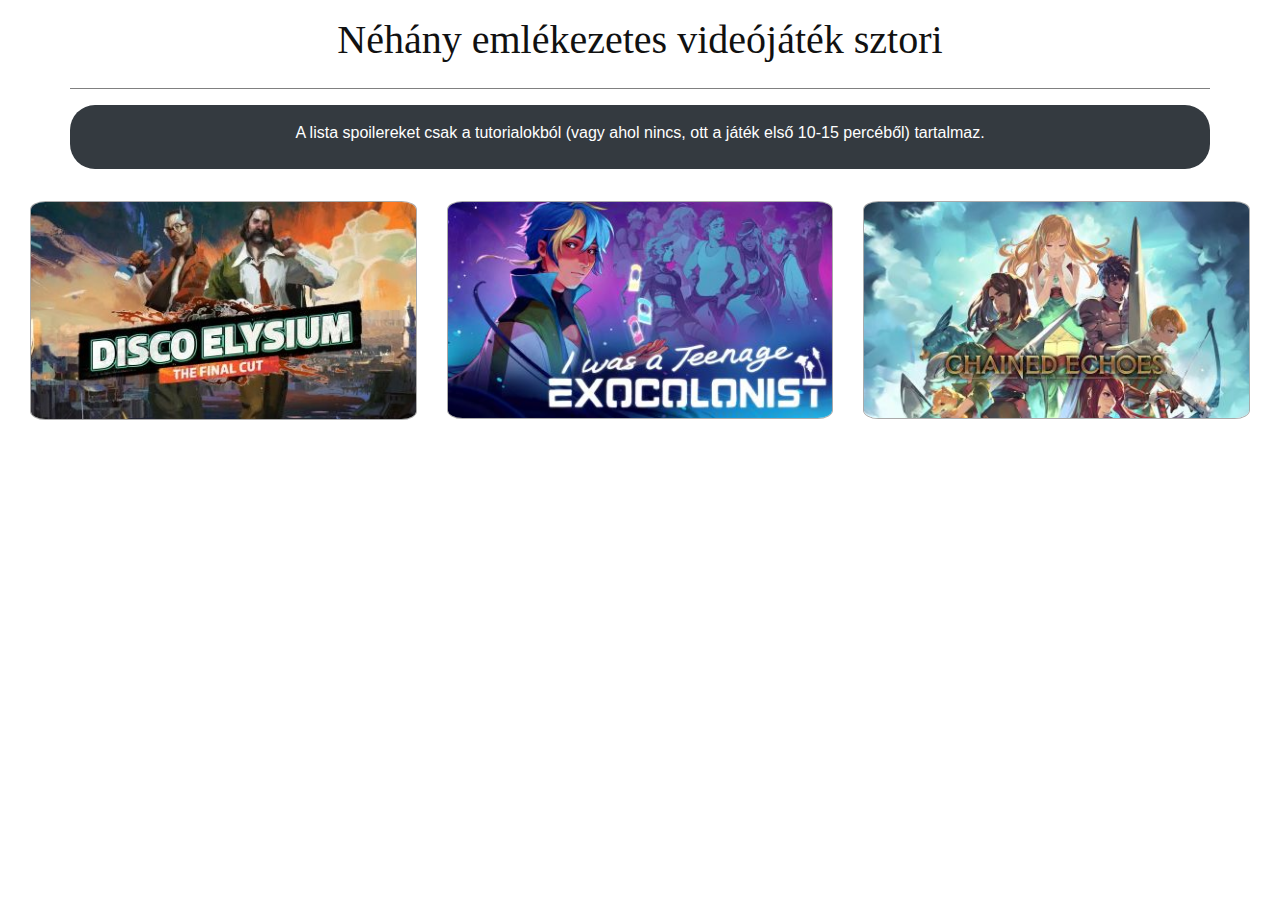
<file: index.html>
<!DOCTYPE html>
<html>

<head>
    <link rel="icon" href="assets/favicon.jpg">
    <meta charset="utf-8">
    <meta name="viewport" content="width=device-width, initial-scale=1">
    <title>Videójáték sztorik</title>
    <link rel="stylesheet" href="css/style.css">
    <link rel="stylesheet" href="https://stackpath.bootstrapcdn.com/bootstrap/4.3.1/css/bootstrap.min.css"
        integrity="sha384-ggOyR0iXCbMQv3Xipma34MD+dH/1fQ784/j6cY/iJTQUOhcWr7x9JvoRxT2MZw1T" crossorigin="anonymous">
    <script src="https://code.jquery.com/jquery-3.3.1.slim.min.js"
        integrity="sha384-q8i/X+965DzO0rT7abK41JStQIAqVgRVzpbzo5smXKp4YfRvH+8abtTE1Pi6jizo"
        crossorigin="anonymous"></script>
    <script src="https://cdnjs.cloudflare.com/ajax/libs/popper.js/1.14.7/umd/popper.min.js"
        integrity="sha384-UO2eT0CpHqdSJQ6hJty5KVphtPhzWj9WO1clHTMGa3JDZwrnQq4sF86dIHNDz0W1"
        crossorigin="anonymous"></script>
    <script src="https://stackpath.bootstrapcdn.com/bootstrap/4.3.1/js/bootstrap.min.js"
        integrity="sha384-JjSmVgyd0p3pXB1rRibZUAYoIIy6OrQ6VrjIEaFf/nJGzIxFDsf4x0xIM+B07jRM"
        crossorigin="anonymous"></script>

</head>

<body>
    <a href=. class="nounderline">
        <div class="container text-center game-description" id="main-title">
            <h1>Néhány emlékezetes videójáték sztori</h1>
        </div>
    </a>

   

    <div class="container pt-3 px-3 pb-2 my-3 bg-dark text-white text-center " id="note">
        <p>A lista spoilereket csak a tutorialokból (vagy ahol nincs,
            ott a játék első 10-15 percéből) tartalmaz.</p>
    </div>

    <div class="container-fluid">
        <div class="row" background-color="a9a9a9">
            <div class="col-sm-12 col-lg-6 col-xl-4 col-xxl-3 py-3">
                <div class="d-flex justify-content-center">
                    <a href="DiscoElysium"><img src="assets/DiscoElysiumIcon.jpg" class="img-fluid game-icon"></a>
                </div>
            </div>
            <div class="col-sm-12 col-lg-6 col-xl-4 col-xxl-3 my-3">
                <div class="d-flex justify-content-center">
                    <a href="IWasATeenageExocolonist"><img src="assets/IWasATeenageExocolonistIcon.jpg"
                            class="img-fluid game-icon"></a>
                </div>
            </div>
            <div class="col-sm-12 col-lg-6 col-xl-4 col-xxl-3 my-3">
                <div class="d-flex justify-content-center">
                    <a href="ChainedEchoes"><img src="assets/ChainedEchoesIcon.jpg"
                            class="img-fluid game-icon"></img></a>
                </div>
            </div>
    </div></div>
</body>

</html>
</file>
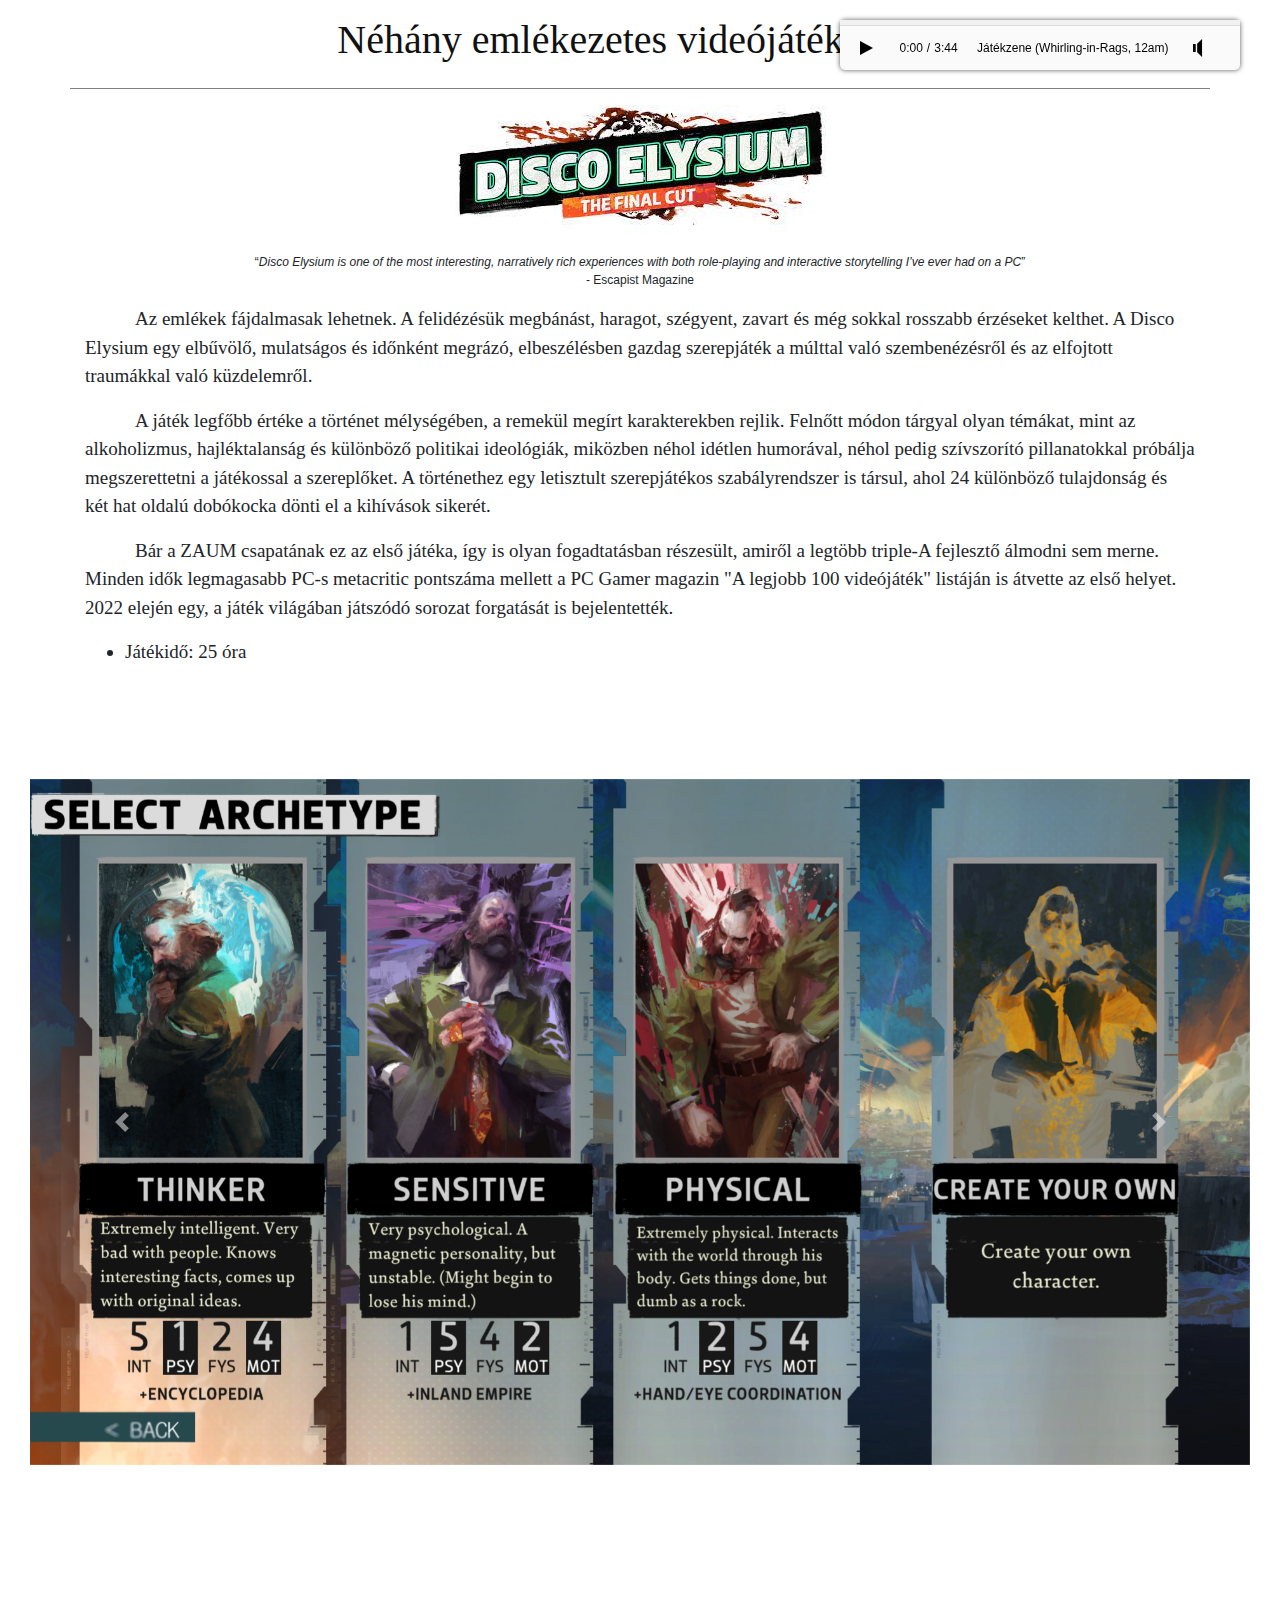
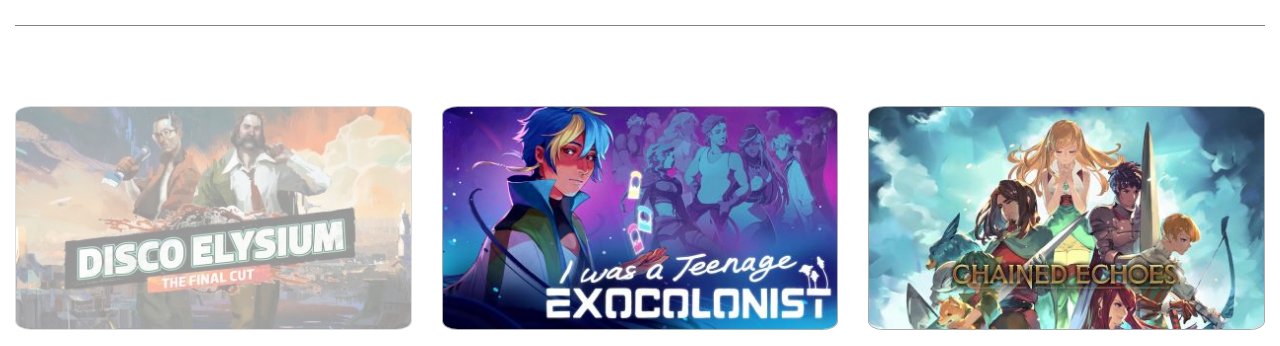
<file: DiscoElysium/index.html>
<!DOCTYPE html>
<html>

<head>
    <link rel="icon" href="../assets/favicon.jpg">
    <meta charset="utf-8">
    <meta name="viewport" content="width=device-width, initial-scale=1">
    <title>Disco Elysium</title>
    <link rel="stylesheet" href="../css/style.css">
    <link rel="stylesheet" href="https://stackpath.bootstrapcdn.com/bootstrap/4.3.1/css/bootstrap.min.css"
        integrity="sha384-ggOyR0iXCbMQv3Xipma34MD+dH/1fQ784/j6cY/iJTQUOhcWr7x9JvoRxT2MZw1T" crossorigin="anonymous">
    <script src="https://code.jquery.com/jquery-3.3.1.slim.min.js"
        integrity="sha384-q8i/X+965DzO0rT7abK41JStQIAqVgRVzpbzo5smXKp4YfRvH+8abtTE1Pi6jizo"
        crossorigin="anonymous"></script>
    <script src="https://cdnjs.cloudflare.com/ajax/libs/popper.js/1.14.7/umd/popper.min.js"
        integrity="sha384-UO2eT0CpHqdSJQ6hJty5KVphtPhzWj9WO1clHTMGa3JDZwrnQq4sF86dIHNDz0W1"
        crossorigin="anonymous"></script>
    <script src="https://stackpath.bootstrapcdn.com/bootstrap/4.3.1/js/bootstrap.min.js"
        integrity="sha384-JjSmVgyd0p3pXB1rRibZUAYoIIy6OrQ6VrjIEaFf/nJGzIxFDsf4x0xIM+B07jRM"
        crossorigin="anonymous"></script>

</head>

<body>
    <div class="audio-player">
        <div class="timeline">
            <div class="progress"></div>
        </div>
        <div class="controls">
            <div class="play-container">
                <div class="toggle-play play">
                </div>
            </div>
            <div class="time">
                <div class="current">0:00</div>
                <div class="divider">/</div>
                <div class="length"></div>
            </div>

            <div class="name">Játékzene (Whirling-in-Rags, 12am)</div>
            <div class="volume-container">
                <div class="volume-button">
                    <div class="volume icono-volumeMedium"></div>
                </div>

                <div class="volume-slider">
                    <div class="volume-percentage"></div>
                </div>
            </div>
        </div>
    </div>



    <script src="../js/player.js"></script>
    <a href=.. class="nounderline">
        <div class="container text-center game-description" id="main-title">
            <h1>Néhány emlékezetes videójáték sztori</h1>
        </div>
    </a>

    <div class="container-fluid game-cont">
        <div class="container">
            <img class="img-fluid my-3" src="logo.jpg"></img>
            <p id="game-quote"><q><i>Disco Elysium is one of the most interesting, narratively rich experiences with both role-playing and interactive storytelling I’ve ever had on a PC</i></q><br> -
                Escapist Magazine</p>
        </div>
        <div class="container game-description text-left" id="description-body">
            <p class="game-description-p">
                Az emlékek fájdalmasak lehetnek. A felidézésük megbánást, haragot, szégyent, zavart és még sokkal rosszabb érzéseket kelthet.
                A Disco Elysium egy elbűvölő, mulatságos és időnként megrázó, elbeszélésben gazdag szerepjáték a múlttal való szembenézésről és az elfojtott traumákkal való küzdelemről.
            </p>
            <p class="game-description-p">
                A játék legfőbb értéke a történet mélységében, a remekül megírt karakterekben rejlik. Felnőtt módon tárgyal olyan témákat, mint az alkoholizmus, hajléktalanság és különböző politikai ideológiák, miközben néhol idétlen humorával, néhol pedig szívszorító pillanatokkal próbálja megszerettetni a játékossal a szereplőket. A történethez egy letisztult szerepjátékos szabályrendszer is társul, ahol 24 különböző tulajdonság és két hat oldalú dobókocka dönti el a kihívások sikerét.
            </p>
            <p class="game-description-p">
                Bár a ZAUM csapatának ez az első játéka, így is olyan fogadtatásban részesült, amiről a legtöbb triple-A fejlesztő álmodni sem merne. 
                Minden idők legmagasabb PC-s metacritic pontszáma mellett a PC Gamer magazin "A legjobb 100 videójáték" listáján is átvette az első helyet.
                 2022 elején egy, a játék világában játszódó sorozat forgatását is bejelentették.
            </p>
            <ul>
                <li>Játékidő: 25 óra</li>
            </ul>
        </div>
        <div class="container-fluid carousel-outer">
            <div id="carouselExampleIndicators" class="carousel slide" data-ride="carousel">

                <div class="carousel-inner">
                    <div class="carousel-item active">
                        <img src="image1.png" class="d-block w-100">
                    </div>
                    <div class="carousel-item">
                        <img src="image2.png" class="d-block w-100">
                    </div>
                    <div class="carousel-item">
                        <img src="image3.png" class="d-block w-100">
                    </div>
                    <div class="carousel-item">
                        <img src="image4.png" class="d-block w-100">
                    </div>
					<div class="carousel-item">
                        <img src="image5.png" class="d-block w-100">
                    </div>
                </div>
                <a class="carousel-control-prev" href="#carouselExampleIndicators" role="button" data-slide="prev">
                    <span class="carousel-control-prev-icon" aria-hidden="true"></span>
                    <span class="sr-only">Previous</span>
                </a>
                <a class="carousel-control-next" href="#carouselExampleIndicators" role="button" data-slide="next">
                    <span class="carousel-control-next-icon" aria-hidden="true"></span>
                    <span class="sr-only">Next</span>
                </a>
            </div>
        </div>
    </div>




    
    <div class="row" background-color="a9a9a9">
        <div class="col-sm-12 col-lg-6 col-xl-4 col-xxl-3 my-3">
            <div class="d-flex justify-content-center">
                <img id="visited-game" src="../assets/DiscoElysiumIcon.jpg" class="img-fluid game-icon"></img>
            </div>
        </div>
		<div class="col-sm-12 col-lg-6 col-xl-4 col-xxl-3 my-3">
            <div class="d-flex justify-content-center">
                <a href="../IWasATeenageExocolonist"><img src="../assets/IWasATeenageExocolonistIcon.jpg"
                        class="img-fluid game-icon"></img></a>
            </div>
        </div>
        <div class="col-sm-12 col-lg-6 col-xl-4 col-xxl-3 my-3">
            <div class="d-flex justify-content-center">
                <a href="../ChainedEchoes"><img src="../assets/ChainedEchoesIcon.jpg"
                        class="img-fluid game-icon"></a>
            </div>
        </div>


    </div>
</body>

</html>
</file>
<file: css/style.css>
a.nounderline {
    text-decoration: none;
    color: inherit;
}

a.nounderline:hover {
    text-decoration: none;
    color: inherit;
}

#note {
    border-radius: 25px;
}

.game-icon {
    border-radius: 4%;
    border: 1px solid #aaa  !important;
}

#visited-game {
    opacity: 0.4;
    filter: alpha(opacity=40); /* msie */
}

.game-cont {
    text-align: center;
    margin-bottom: 4rem;

}

.row{
  margin-left: 0px !important;
  margin-right: 0px  !important;
}

.carousel-outer {
  border-bottom: 1px solid grey;
  padding: 1rem;
  padding-bottom: 10rem;
}


.vertical-center {
    margin: 0;
    position: absolute;
    top: 50%;
    -ms-transform: translateY(-50%);
    transform: translateY(-50%);
  }


.game-description {
    font-family: Georgia, serif !important;
    font-size: 19px;
}

.game-description-p{
    text-indent: 50px;
}

#description-body{
    margin-bottom: 6rem;
    
}

.jumbotron-game {
    padding: 1rem 1rem;
    margin-bottom: 2rem;
    background-color: white;
    border-bottom: 1px solid grey;
    border-radius: .3rem
}

#main-title{
    color: #111; 
    padding-bottom: 1rem;
    padding-top: 1rem;
    border-bottom: 1px solid grey;
    text-align: center;
}

#game-quote{
    font-size: 12px;
}

.carousel{
    margin-right: auto;
    margin-left: auto;
    max-width: 1600px;

  }
.misclist{
    list-style: none;
    padding-left: 0px;
    margin-top: 50px;
  }

  .audio-player {
    position:fixed;
    z-index: 10;
    height: 50px;
    background:rgb(250, 250, 250);
    width: 400px;
    box-shadow: 0px 00px 5px 0px #000a;
    font-family: arial;
    color: black;
    font-size: 0.75em;
    right:0;
    display: grid;
    grid-template-rows: 6px auto;
    border-radius: 5px;
    margin-top: 20px;
    margin-right: 40px;
  }
  .audio-player .timeline {
    background: rgb(241, 241, 241);
    width: 100%;
    max-height: 10px;
    position: relative;
    cursor: pointer;
    border-bottom: 1px solid rgb(221, 221, 221);
  }
  .audio-player .timeline .progress {
    background: grey;
    width: 0%;
    height: 100%;
    transition: 0.25s;
  }
  .audio-player .controls {
    display: flex;
    justify-content: space-between;
    align-items: stretch;
    padding: 0 20px;
  }
  .audio-player .controls > * {
    display: flex;
    justify-content: center;
    align-items: center;
  }
  .audio-player .controls .toggle-play.play {
    cursor: pointer;
    position: relative;
    left: 0;
    height: 0;
    width: 0;
    border: 7px solid #0000;
    border-left: 13px solid black;
  }
  .audio-player .controls .toggle-play.play:hover {
    transform: scale(1.1);
  }
  .audio-player .controls .toggle-play.pause {
    height: 15px;
    width: 20px;
    cursor: pointer;
    position: relative;
  }
  .audio-player .controls .toggle-play.pause:before {
    position: absolute;
    top: 0;
    left: 0px;
    background: black;
    content: "";
    height: 15px;
    width: 3px;
  }
  .audio-player .controls .toggle-play.pause:after {
    position: absolute;
    top: 0;
    right: 8px;
    background: black;
    content: "";
    height: 15px;
    width: 3px;
  }
  .audio-player .controls .toggle-play.pause:hover {
    transform: scale(1.1);
  }
  .audio-player .controls .time {
    display: flex;
  }
  .audio-player .controls .time > * {
    padding: 2px;
  }
  .audio-player .controls .volume-container {
    cursor: pointer;
    position: relative;
    z-index: 2;
  }
  .audio-player .controls .volume-container .volume-button {
    height: 26px;
    display: flex;
    align-items: center;
  }
  .audio-player .controls .volume-container .volume-button .volume {
    transform: scale(0.7);
  }
  .audio-player .controls .volume-container .volume-slider {
    position: absolute;
    left: -3px;
    top: 15px;
    z-index: -1;
    width: 0;
    height: 15px;
    background: white;
    box-shadow: 0 0 20px #000a;
    transition: 0.25s;
  }
  .audio-player .controls .volume-container .volume-slider .volume-percentage {
    background: grey;
    height: 100%;
    width: 75%;
  }
  .audio-player .controls .volume-container:hover .volume-slider {
    left: -123px;
    width: 120px;
  }
  .icono-volume,.icono-volumeDecrease,.icono-volumeHigh,.icono-volumeIncrease,.icono-volumeLow,.icono-volumeMedium,.icono-volumeMute {
    width: 0;
    height: 0;
    border: 7px solid;
    border-left: none;
    border-top-color: transparent;
    border-bottom-color: transparent;
    padding: 6px 3px;
    box-shadow: inset 4px 0;
    margin: 4px 10px 4px 11px
}

.icono-volumeHigh,.icono-volumeLow,.icono-volumeMedium {
    margin: 4px 14px 4px 7px
}

.icono-volumeHigh:after,.icono-volumeHigh:before,.icono-volumeLow:before,.icono-volumeMedium:before {
    width: 15px;
    height: 15px;
    position: absolute;
    border-radius: 50%;
    border-top-color: transparent;
    border-bottom-color: transparent;
    border-left-color: transparent;
    left: 2px
}

.icono-volumeHigh,.icono-volumeMedium {
    margin: 4px 16px 4px 5px
}

.icono-volumeHigh:before,.icono-volumeMedium:before {
    border-style: double;
    border-width: 6px;
    left: -2px
}

.icono-volumeHigh {
    margin: 4px 18px 4px 3px
}

.icono-volumeHigh:after {
    width: 32px;
    height: 32px;
    left: -7px
}

.icono-volumeDecrease,.icono-volumeIncrease,.icono-volumeMute {
    margin: 4px 16px 4px 5px
}

.icono-volumeDecrease:after,.icono-volumeDecrease:before,.icono-volumeIncrease:after,.icono-volumeIncrease:before,.icono-volumeMute:after,.icono-volumeMute:before {
    box-shadow: inset 0 0 0 32px
}

.icono-volumeDecrease:before,.icono-volumeIncrease:before,.icono-volumeMute:before {
    width: 10px;
    height: 2px;
    left: 17px
}

.icono-volumeIncrease:after,.icono-volumeMute:after {
    height: 10px;
    width: 2px;
    left: 21px
}

.icono-volumeMute:after,.icono-volumeMute:before {
    -webkit-transform: translateY(-50%) rotate(45deg);
    -ms-transform: translateY(-50%) rotate(45deg);
    transform: translateY(-50%) rotate(45deg)
}
</file>
